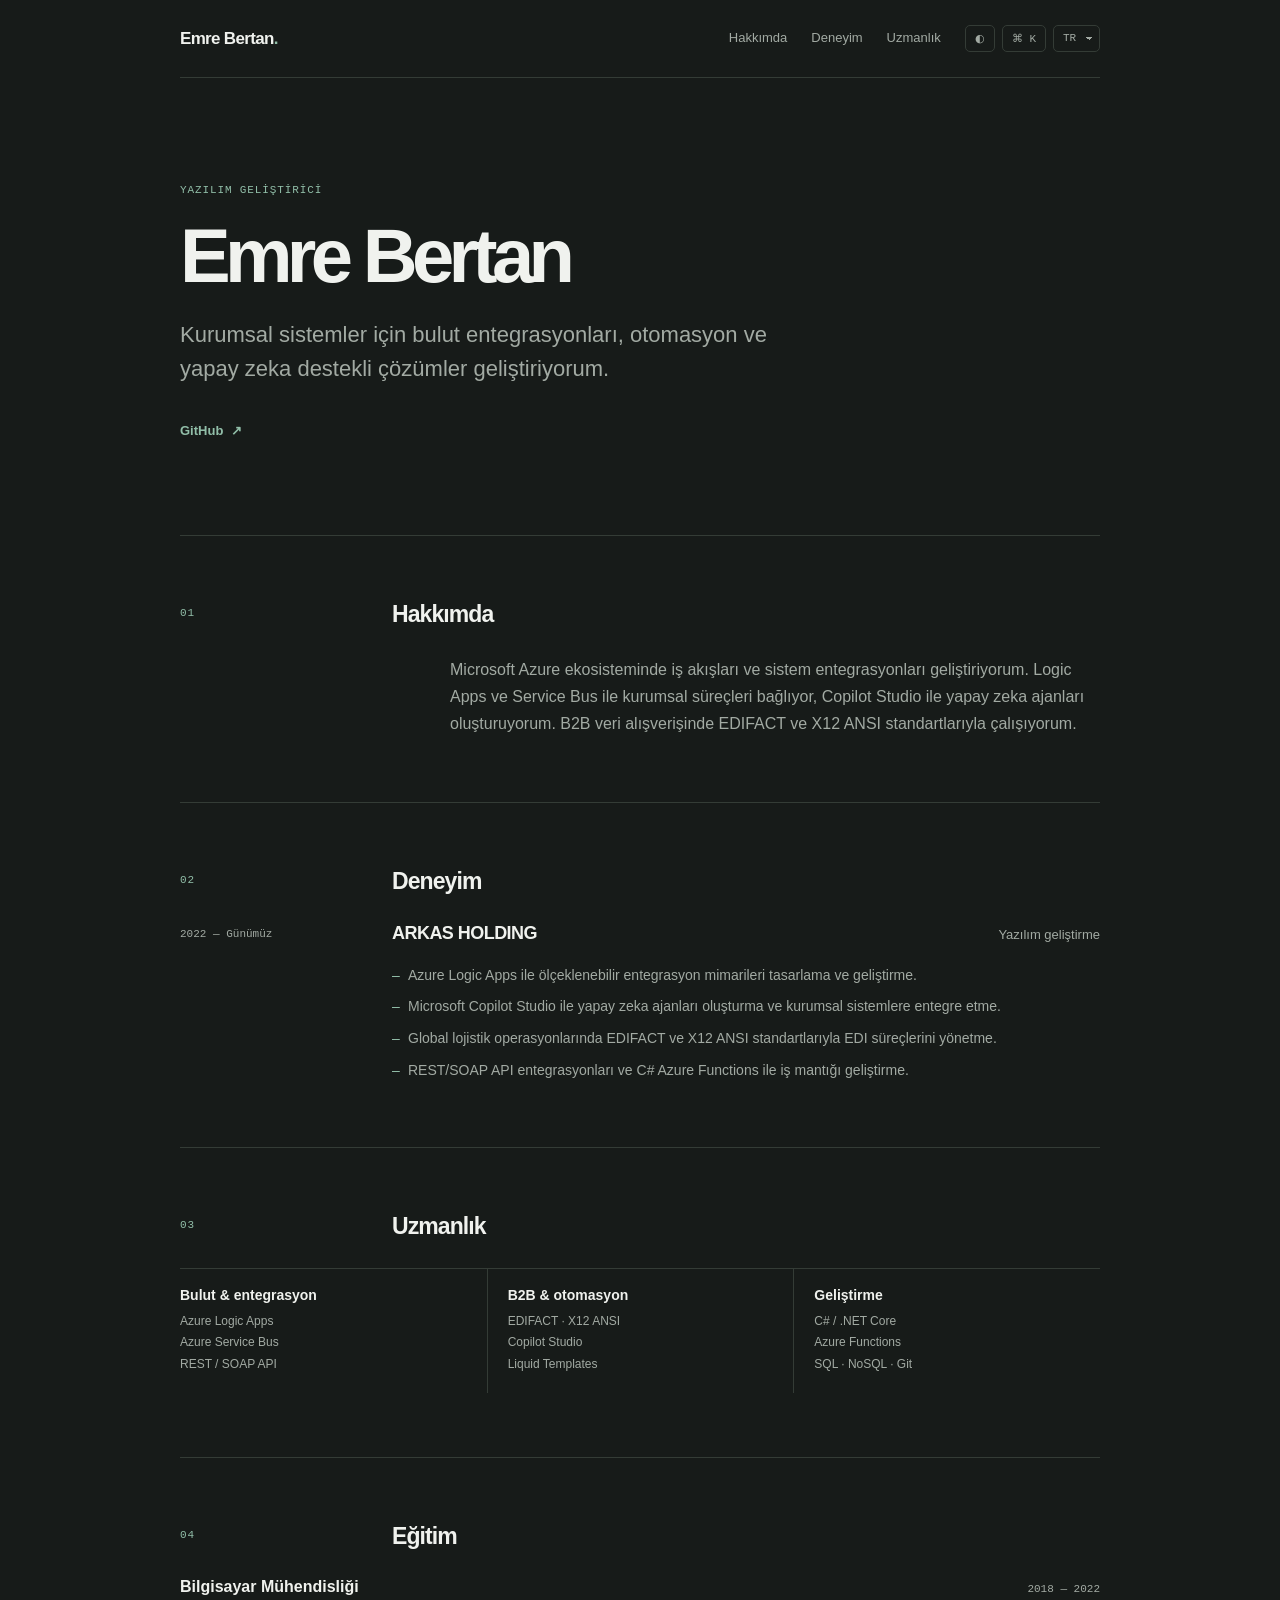
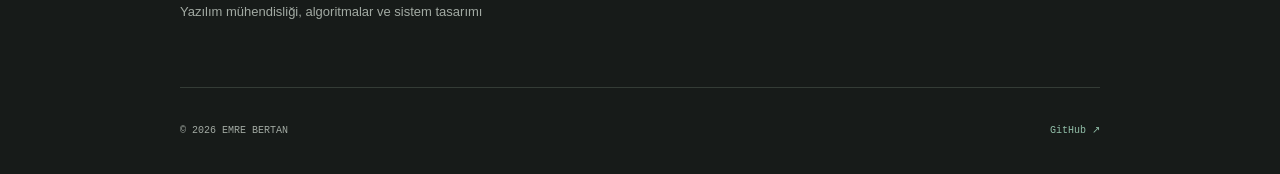
<file: index.html>
<!doctype html>
<html lang="tr" data-theme="dark">
<head>
  <meta charset="utf-8">
  <meta name="viewport" content="width=device-width, initial-scale=1">
  <meta name="theme-color" content="#171b19">
  <meta http-equiv="Content-Security-Policy" content="default-src 'self'; script-src 'self'; style-src 'self' https://fonts.googleapis.com; font-src https://fonts.gstatic.com; img-src 'self' data:; connect-src 'none'; object-src 'none'; base-uri 'self'; form-action 'self'; upgrade-insecure-requests">
  <meta name="referrer" content="strict-origin-when-cross-origin">
  <meta name="description" content="Emre Bertan — Yazılım geliştirici. Bulut entegrasyonları, otomasyon ve yapay zeka destekli iş akışları.">
  <title>Emre Bertan — Yazılım Geliştirici</title>
  <link rel="icon" href="assets/favicon.svg" type="image/svg+xml">
  <link rel="manifest" href="manifest.webmanifest">
  <link rel="preconnect" href="https://fonts.googleapis.com">
  <link rel="preconnect" href="https://fonts.gstatic.com" crossorigin>
  <link href="https://fonts.googleapis.com/css2?family=DM+Mono:wght@400;500&family=DM+Sans:wght@400;500;600;700&family=Manrope:wght@400;500;600;700&display=swap" rel="stylesheet">
  <link rel="stylesheet" href="assets/css/site.css">
</head>
<body>
  <div class="wrap">
    <header class="top">
      <a class="brand" href="#top">Emre Bertan<span>.</span></a>
      <div class="top-right">
        <nav class="nav" aria-label="Ana menü" data-i18n-aria="navLabel"><a href="#about" data-i18n="navAbout">Hakkımda</a><a href="#experience" data-i18n="navExperience">Deneyim</a><a href="#focus" data-i18n="navFocus">Uzmanlık</a></nav>
        <div class="controls"><button class="control" id="theme" type="button" aria-label="Açık temaya geç" data-i18n-aria="themeLabel">◐</button><button class="control" id="command-open" type="button" aria-label="Komut paletini aç" data-i18n-aria="commandLabel">⌘ K</button><select class="control" id="language" aria-label="Dil seçin" data-i18n-aria="languageLabel"><option value="tr">TR</option><option value="en">EN</option><option value="de">DE</option></select></div>
      </div>
    </header>
    <main id="top">
      <section class="hero">
        <div class="eyebrow" data-i18n="eyebrow">Yazılım geliştirici</div>
        <h1>Emre Bertan</h1>
        <p class="role" data-i18n="role">Kurumsal sistemler için bulut entegrasyonları, otomasyon ve yapay zeka destekli çözümler geliştiriyorum.</p>
        <div class="hero-link"><a class="link" href="https://github.com/emrebertan" target="_blank" rel="noopener noreferrer">GitHub <span aria-hidden="true">↗</span></a></div>
      </section>
      <section class="section" id="about">
        <div class="section-head"><div class="kicker">01</div><h2 data-i18n="aboutTitle">Hakkımda</h2></div>
        <p class="about-copy" data-i18n="aboutCopy">Microsoft Azure ekosisteminde iş akışları ve sistem entegrasyonları geliştiriyorum. Logic Apps ve Service Bus ile kurumsal süreçleri bağlıyor, Copilot Studio ile yapay zeka ajanları oluşturuyorum. B2B veri alışverişinde EDIFACT ve X12 ANSI standartlarıyla çalışıyorum.</p>
      </section>
      <section class="section" id="experience">
        <div class="section-head"><div class="kicker">02</div><h2 data-i18n="experienceTitle">Deneyim</h2></div>
        <article class="experience"><div class="date" data-i18n="date">2022 — Günümüz</div><div><div class="job-title"><h3>ARKAS HOLDING</h3><span data-i18n="jobRole">Yazılım geliştirme</span></div><ul class="job-list" data-i18n-list="experience"><li>Azure Logic Apps ile ölçeklenebilir entegrasyon mimarileri tasarlama ve geliştirme.</li><li>Microsoft Copilot Studio ile yapay zeka ajanları oluşturma ve kurumsal sistemlere entegre etme.</li><li>Global lojistik operasyonlarında EDIFACT ve X12 ANSI standartlarıyla EDI süreçlerini yönetme.</li><li>REST/SOAP API entegrasyonları ve C# Azure Functions ile iş mantığı geliştirme.</li></ul></div></article>
      </section>
      <section class="section" id="focus">
        <div class="section-head"><div class="kicker">03</div><h2 data-i18n="focusTitle">Uzmanlık</h2></div>
        <div class="focus-list">
          <article class="focus"><h3 data-i18n="focus1">Bulut & entegrasyon</h3><p>Azure Logic Apps<br>Azure Service Bus<br>REST / SOAP API</p></article>
          <article class="focus"><h3 data-i18n="focus2">B2B & otomasyon</h3><p>EDIFACT · X12 ANSI<br>Copilot Studio<br>Liquid Templates</p></article>
          <article class="focus"><h3 data-i18n="focus3">Geliştirme</h3><p>C# / .NET Core<br>Azure Functions<br>SQL · NoSQL · Git</p></article>
        </div>
      </section>
      <section class="section" id="education">
        <div class="section-head"><div class="kicker">04</div><h2 data-i18n="educationTitle">Eğitim</h2></div>
        <div class="education"><div><h3 data-i18n="degree">Bilgisayar Mühendisliği</h3><p data-i18n="educationCopy">Yazılım mühendisliği, algoritmalar ve sistem tasarımı</p></div><div class="date">2018 — 2022</div></div>
      </section>
    </main>
    <footer class="footer"><span>© 2026 EMRE BERTAN</span><span><a href="https://github.com/emrebertan" target="_blank" rel="noopener noreferrer">GitHub ↗</a></span></footer>
  </div>
  <dialog id="palette" aria-labelledby="palette-title">
    <div class="palette-head"><input id="palette-search" type="text" placeholder="Komut ara…" aria-label="Komut ara"><kbd id="palette-title">ESC</kbd></div>
    <div class="palette-list" id="palette-list" role="listbox"></div>
    <div class="palette-foot" data-i18n="paletteHint">↑ ↓ gezin · Enter seç · Esc kapat</div>
  </dialog>
  <script type="module" src="assets/js/app.js"></script>
</body>
</html>
</file>
<file: assets/css/site.css>
:root{color-scheme:dark;--bg:#171b19;--surface:#202622;--text:#f0f2ee;--muted:#a2aaa3;--line:#343c36;--accent:#91bea8;--mono:'DM Mono',monospace;--sans:'DM Sans',sans-serif;--display:'Manrope',sans-serif}
    [data-theme="light"]{color-scheme:light;--bg:#f8f8f5;--surface:#fff;--text:#202522;--muted:#727973;--line:#e6e8e2;--accent:#326b59}
    *{box-sizing:border-box}html{scroll-behavior:smooth;scroll-padding-top:32px}body{margin:0;background:var(--bg);color:var(--text);font:16px/1.7 var(--sans);transition:background .2s,color .2s}a{color:inherit}.wrap{width:min(100% - 48px,920px);margin:auto}.top{height:78px;display:flex;align-items:center;justify-content:space-between;border-bottom:1px solid var(--line)}.brand{font:700 17px var(--display);letter-spacing:-.04em;text-decoration:none}.brand span{color:var(--accent)}.top-right{display:flex;align-items:center;gap:24px}.nav{display:flex;gap:24px}.nav a{text-decoration:none;color:var(--muted);font-size:13px}.nav a:hover,.link:hover{color:var(--accent)}.controls{display:flex;gap:7px;align-items:center}.control{border:1px solid var(--line);background:transparent;color:var(--muted);border-radius:5px;padding:6px 9px;cursor:pointer;font:11px var(--mono)}.control:hover{color:var(--text);border-color:var(--muted)}select.control{appearance:none;padding-right:22px;background-image:linear-gradient(45deg,transparent 50%,var(--muted) 50%),linear-gradient(135deg,var(--muted) 50%,transparent 50%);background-position:calc(100% - 10px) 11px,calc(100% - 7px) 11px;background-size:3px 3px,3px 3px;background-repeat:no-repeat}.hero{padding:106px 0 92px;border-bottom:1px solid var(--line)}.eyebrow,.kicker{font:11px var(--mono);letter-spacing:.08em;text-transform:uppercase;color:var(--accent)}.hero h1{font:600 clamp(48px,8vw,76px)/1.05 var(--display);letter-spacing:-.075em;margin:20px 0 18px}.role{font-size:clamp(18px,2.6vw,22px);color:var(--muted);max-width:610px;line-height:1.55}.link{display:inline-flex;align-items:center;gap:8px;color:var(--accent);font-weight:600;text-decoration:none;font-size:13px}.hero-link{margin-top:30px}.section{padding:64px 0;border-bottom:1px solid var(--line)}.section-head{display:grid;grid-template-columns:180px 1fr;gap:32px;margin-bottom:26px}.section-head h2{font:600 23px/1.3 var(--display);letter-spacing:-.04em;margin:0}.section-head .kicker{padding-top:7px}.about-copy{max-width:650px;margin:0 0 0 auto;color:var(--muted);font-size:16px}.experience{display:grid;grid-template-columns:180px 1fr;gap:32px}.date{font:11px var(--mono);color:var(--muted);padding-top:5px}.job-title{display:flex;align-items:baseline;justify-content:space-between;gap:16px}.job-title h3{font:600 18px var(--display);letter-spacing:-.03em;margin:0}.job-title span{color:var(--muted);font-size:13px}.job-list{list-style:none;padding:0;margin:18px 0 0;color:var(--muted);font-size:14px;display:grid;gap:8px}.job-list li{position:relative;padding-left:16px}.job-list li:before{content:'–';position:absolute;left:0;color:var(--accent)}.focus-list{display:grid;grid-template-columns:repeat(3,1fr);gap:0;border-top:1px solid var(--line)}.focus{padding:18px 20px 18px 0}.focus+.focus{padding-left:20px;border-left:1px solid var(--line)}.focus h3{font:600 14px var(--display);margin:0 0 8px}.focus p{font-size:12px;color:var(--muted);margin:0;line-height:1.8}.education{display:flex;justify-content:space-between;gap:20px;align-items:baseline}.education h3{font:600 16px var(--display);margin:0}.education p{font-size:13px;color:var(--muted);margin:5px 0 0}.education .date{white-space:nowrap}.footer{height:84px;display:flex;align-items:center;justify-content:space-between;gap:16px;color:var(--muted);font:10px var(--mono)}.footer a{color:var(--accent);text-decoration:none}
    dialog{width:min(500px,calc(100% - 32px));padding:0;border:1px solid var(--line);border-radius:10px;background:var(--surface);color:var(--text);box-shadow:0 24px 80px #0007}dialog::backdrop{background:#0009;backdrop-filter:blur(3px)}.palette-head{display:flex;align-items:center;gap:12px;padding:16px;border-bottom:1px solid var(--line)}.palette-head input{flex:1;min-width:0;border:0;outline:0;background:transparent;color:var(--text);font:14px var(--sans)}.palette-head input::placeholder{color:var(--muted)}.palette-head kbd{color:var(--muted);font:10px var(--mono)}.palette-list{padding:7px;max-height:330px;overflow:auto}.palette-item{width:100%;display:flex;align-items:center;justify-content:space-between;gap:16px;padding:10px 12px;border:0;border-radius:6px;background:transparent;color:var(--text);text-align:left;cursor:pointer;font:13px var(--sans)}.palette-item:hover,.palette-item[aria-selected="true"]{background:color-mix(in srgb,var(--accent) 14%,transparent)}.palette-item small{font:10px var(--mono);color:var(--muted)}.palette-foot{border-top:1px solid var(--line);padding:9px 13px;color:var(--muted);font:10px var(--mono)}
    @media(max-width:650px){.wrap{width:calc(100% - 36px)}.top{height:68px}.nav{display:none}.top-right{gap:9px}.controls{gap:5px}.hero{padding:76px 0 64px}.hero h1{font-size:clamp(46px,13vw,68px)}.section{padding:48px 0}.section-head{grid-template-columns:1fr;gap:9px;margin-bottom:22px}.section-head .kicker{padding:0}.about-copy{margin:0}.experience{grid-template-columns:1fr;gap:7px}.job-title{align-items:flex-start;flex-direction:column;gap:2px}.focus-list{grid-template-columns:1fr}.focus{padding:15px 0}.focus+.focus{padding-left:0;border-left:0;border-top:1px solid var(--line)}.education{align-items:flex-start;flex-direction:column;gap:6px}.footer{font-size:9px}.control{padding:6px 7px}}
    @media(prefers-reduced-motion:reduce){html{scroll-behavior:auto}*,*:before,*:after{transition:none!important}}
</file>
